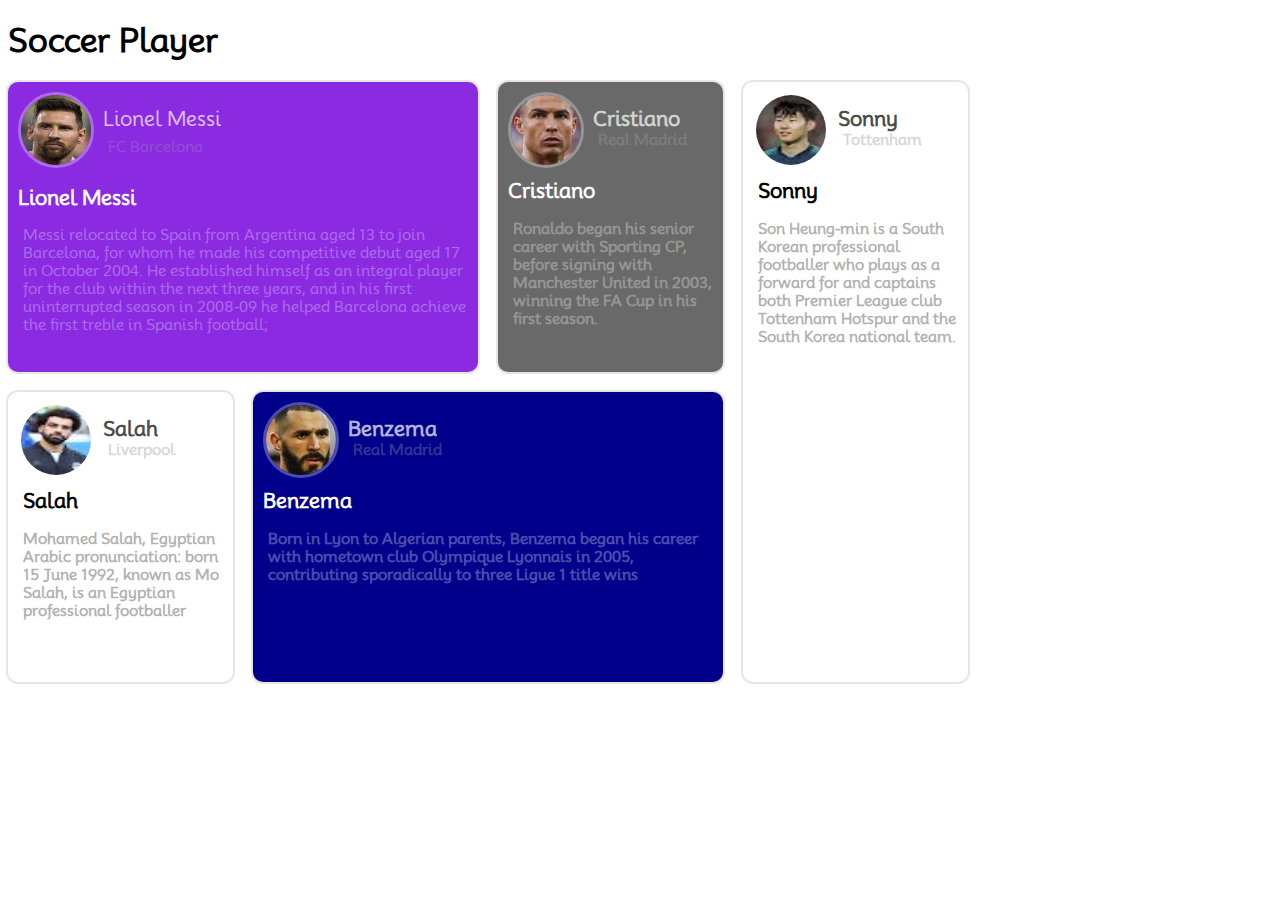
<file: 3week/index.html>
<!DOCTYPE html>
<html lang="en">
<head>
    <meta charset="UTF-8">
    <meta name="viewport" content="width=device-width, initial-scale=1.0">
    <title>grid</title>
    <link rel="preconnect" href="https://fonts.googleapis.com">
    <link rel="preconnect" href="https://fonts.gstatic.com" crossorigin>
    <link href="https://fonts.googleapis.com/css2?family=Mooli&display=swap" rel="stylesheet">  
    <link rel="stylesheet" href="styles.css">
</head>
<body>
    <h1>Soccer Player</h1>
    <div class="container">
        <div class="item">
            <div>
                <img src="messi.webp" alt="">
                <div class="player-details">
                    <p class="white">Lionel Messi</p>
                    <p class="white2">FC Barcelona</p>
                </div>
            </div>
            <div class="introduction">
                <h2 class="namew">Lionel Messi</h2>
                <p class="mainw">
                    Messi relocated to Spain from Argentina aged 13 to join Barcelona, for whom he made his competitive debut aged 17 in October 2004. He established himself as an integral player for the club within the next three years, and in his first uninterrupted season in 2008-09 he helped Barcelona achieve the first treble in Spanish football;
                </p>
            </div>
        </div>
        <div class="item">
            <img src="cristiano.jpeg" alt="">
            <h1 class="white">Cristiano</h1>
            <h2 class="white2">Real Madrid</h2>
            <h2 class="namew">Cristiano</h2>
            <h3 class="mainw">
                Ronaldo began his senior career with Sporting CP, before signing with
                Manchester United in 2003, winning the FA Cup in his first season.
            </h3>
        </div>
        <div class="item">
            <img src="son.jpeg" alt="">
            <h1 class="black">Sonny</h1>
            <h2 class="black2">Tottenham</h2>
            <h2 class="nameb">Sonny</h2>
            <h3 class="mainb">
                Son Heung-min is a
                South Korean professional footballer who plays as a forward for and captains both
                Premier League club
                Tottenham Hotspur and the South Korea national team.
            </h3>
        </div>
        <div class="item">
            <img src="salah.jpeg" alt="">
            <h1 class="black">Salah</h1>
            <h2 class="black2">Liverpool</h2>
            <h2 class="nameb">Salah</h2>
            <h3 class="mainb">
                Mohamed Salah, Egyptian Arabic pronunciation: born 15
                June 1992, known as
                Mo Salah, is an
                Egyptian professional footballer
            </h3>
        </div>
        <div class="item">
            <img src="benzema.jpeg" alt="">
            <h1 class="white">Benzema</h1>
            <h2 class="white2">Real Madrid</h2>
            <h2 class="namew">Benzema</h2>
            <h3 class="mainw">
                Born in Lyon to Algerian parents, Benzema began his career with hometown club Olympique Lyonnais in 2005, contributing sporadically to three Ligue 1 title wins
            </h3>
        </div>
    </div>
</body>
</html>
</file>
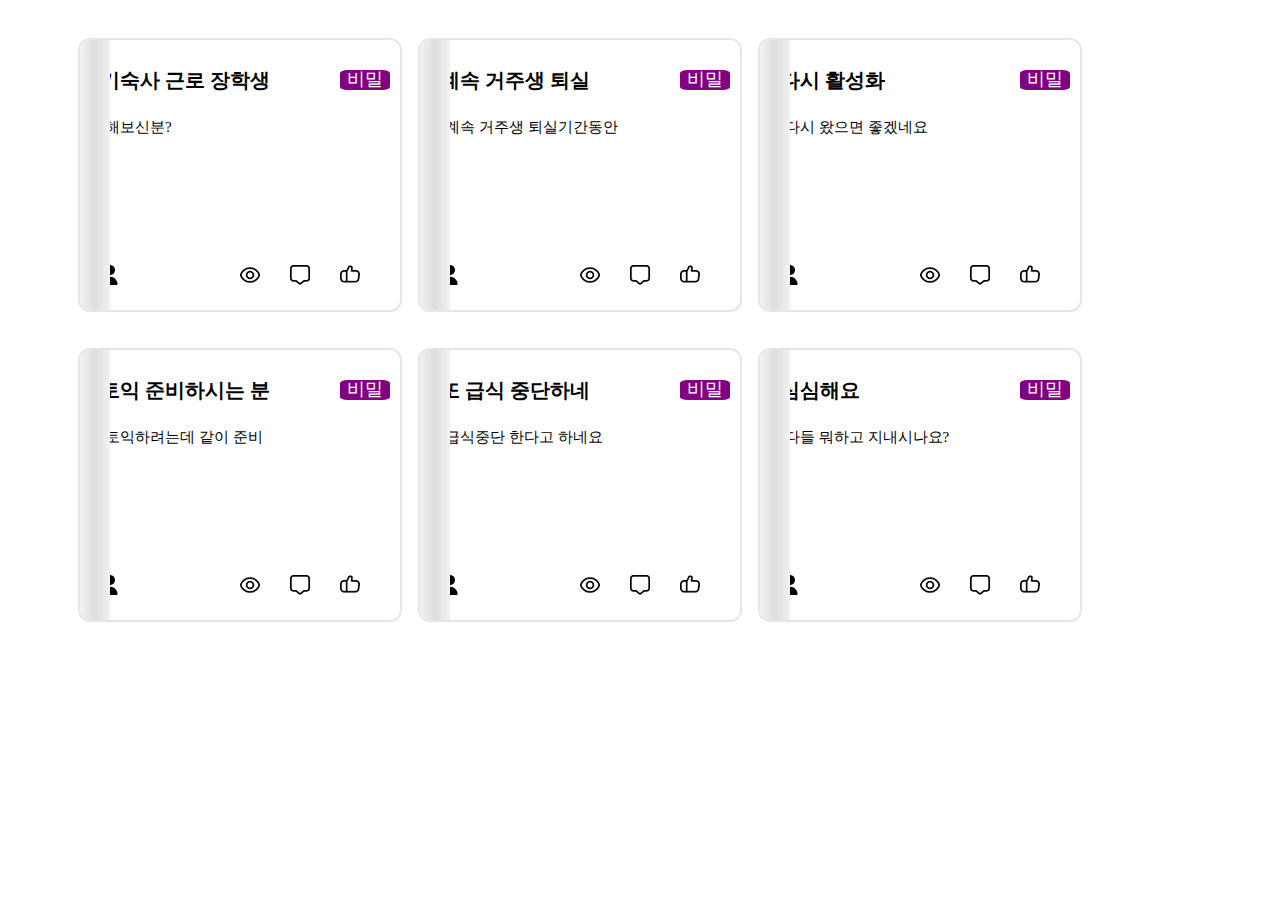
<file: 4week/index.html>
<!DOCTYPE html>
<html lang="en">
<head>
    <meta charset="UTF-8">
    <meta name="viewport" content="width=device-width, initial-scale=1.0">
    <title>Document</title>
    <link rel="preconnect" href="https://fonts.googleapis.com">
    <link rel="preconnect" href="https://fonts.gstatic.com" crossorigin>
    <link href="https://fonts.googleapis.com/css2?family=Mooli&display=swap" rel="stylesheet">
    <link rel="stylesheet" href="styles.css">
</head>
<body>
    <div class="container">
        <div class="item">
            <div class="top">
                <h2>기숙사 근로 장학생</h2> 
                <p class="topmain">비밀</p> 
            </div>
            <div class="mid"> 
                <p>해보신분?</p>
            </div>
            <div class="low">
                <img class="user" src="user.png" alt="">
                <img class="eye" src="eye.png" alt="">
                <img class="talk" src="talk.png" alt="">
                <img class="up" src="up.png" alt="">
            </div>
        </div>
        <div class="item">
            <div class="top">
                <h2>계속 거주생 퇴실</h2>
                <p class="topmain">비밀</p>
            </div>    
            <div class="mid"> 
                <p>계속 거주생 퇴실기간동안</p>
            </div> 
            <div class="low">
                <img class="user" src="user.png" alt="">
                <img class="eye" src="eye.png" alt="">
                <img class="talk" src="talk.png" alt="">
                <img class="up" src="up.png" alt="">
            </div>     
        </div>
        <div class="item">
            <div class="top">
                <h2>다시 활성화</h2>
                <p class="topmain">비밀</p>
            </div>
            <div class="mid">
                <p>다시 왔으면 좋겠네요</p>
            </div>
            <div class="low">
                <img class="user" src="user.png" alt="">
                <img class="eye" src="eye.png" alt="">
                <img class="talk" src="talk.png" alt="">
                <img class="up" src="up.png" alt="">
            </div>
        </div>
        <div class="item">
            <div class="top">
                <h2>토익 준비하시는 분</h2>
                <p class="topmain">비밀</p>
            </div>
            <div class="mid">
                <p>토익하려는데 같이 준비</p>
            </div>
            <div class="low">
                <img class="user" src="user.png" alt="">
                <img class="eye" src="eye.png" alt="">
                <img class="talk" src="talk.png" alt="">
                <img class="up" src="up.png" alt="">
            </div>
        </div>
        <div class="item">
            <div class="top">
                <h2>또 급식 중단하네</h2>
                <p class="topmain">비밀</p>
            </div>
            <div class="mid">
                <p>급식중단 한다고 하네요</p>
            </div>
            <div class="low">
                <img class="user" src="user.png" alt="">
                <img class="eye" src="eye.png" alt="">
                <img class="talk" src="talk.png" alt="">
                <img class="up" src="up.png" alt="">
            </div>
        </div>
        <div class="item">
            <div class="top">
                <h2>심심해요</h2>
                <p class="topmain">비밀</p>
            </div>
            <div class="mid">
                <p>다들 뭐하고 지내시나요?</p>
            </div>
            <div class="low">
                <img class="user" src="user.png" alt="">
                <img class="eye" src="eye.png" alt="">
                <img class="talk" src="talk.png" alt="">
                <img class="up" src="up.png" alt="">
            </div>
        </div>
    </div>        
</body>
</html>
</file>
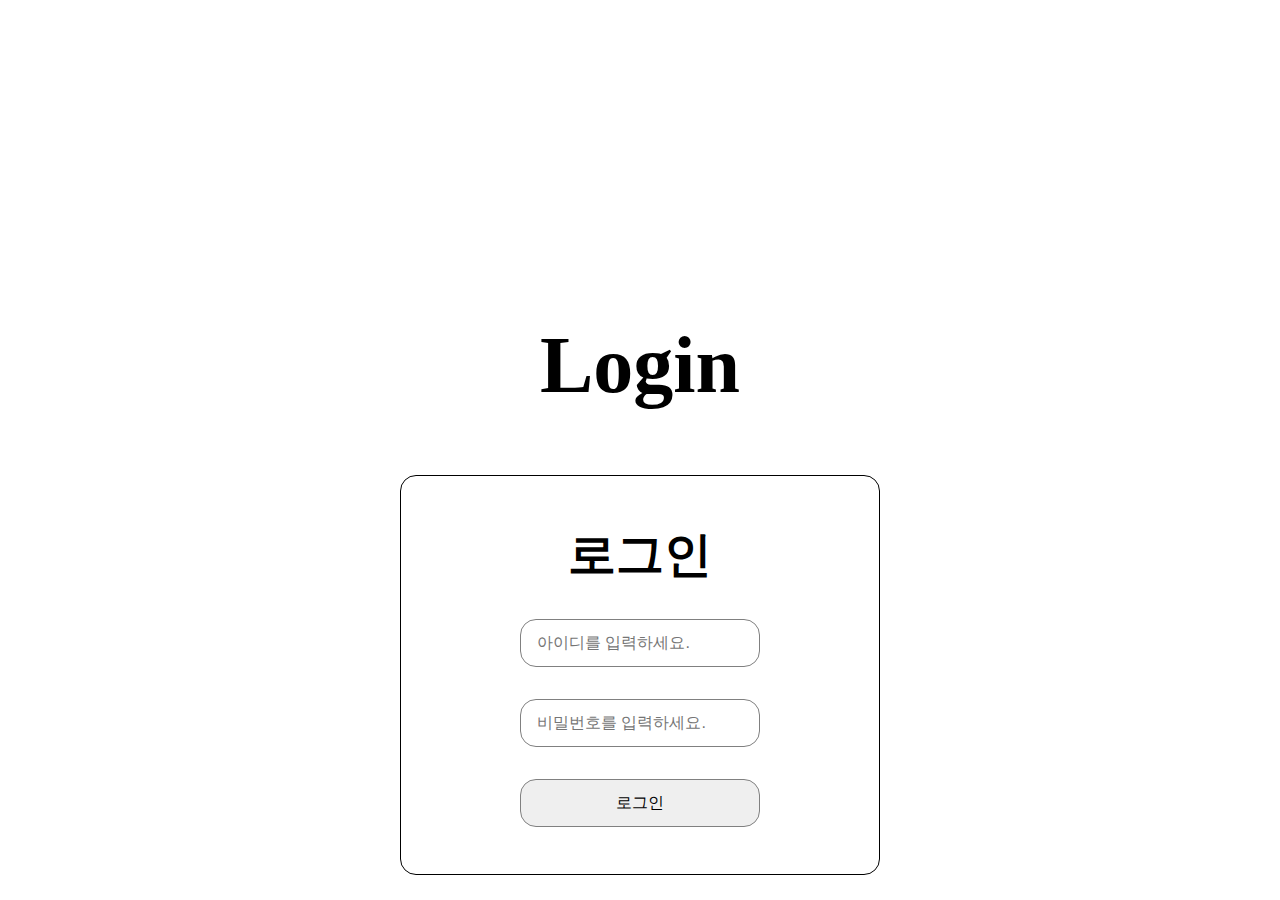
<file: htmlcssjs/jjinlogin/index.html>
<!DOCTYPE html>
<html lang="ko">
<head>
    <meta charset="UTF-8">
    <meta name="viewport" content="width=device-width, initial-scale=1.0">
    <title>Document</title>
    <link rel="stylesheet" href="styles.css">
</head>
<body>
    <header>
        <h1 class="top-name">Login</h1>
    </header>
    <main>
        <form name="loginForm" id="loginForm">
            <h3 class="main-name">로그인</h3>
            <input type="text" name="아이디" id="id" placeholder="아이디를 입력하세요.">
            <input type="password" name="비밀번호" id="password" placeholder="비밀번호를 입력하세요.">
            <button type="submit" class="login-button">로그인</button>
        </form>
    </main>
</body>
</html>
</file>
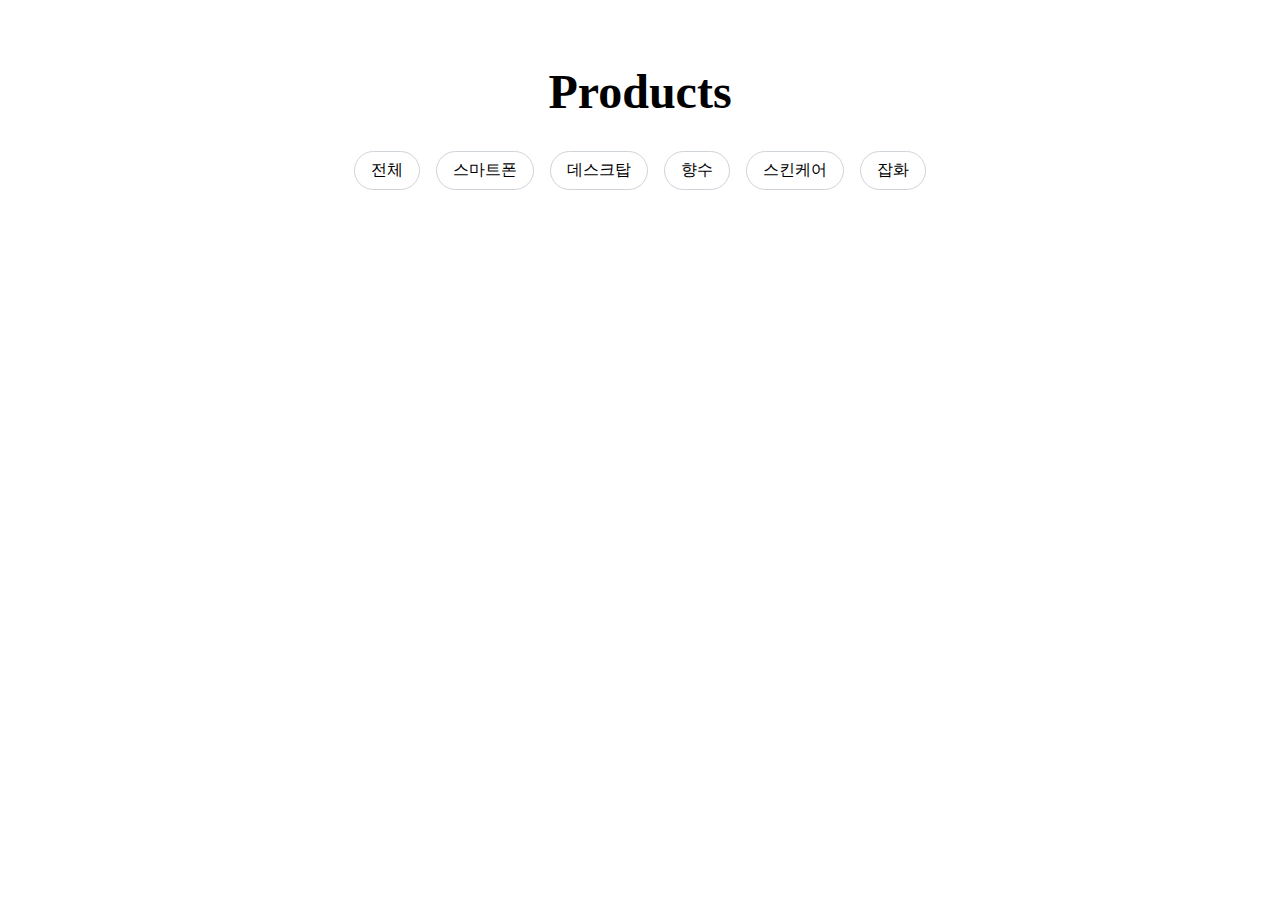
<file: htmlcssjs/products/index.html>
<!DOCTYPE html>
<html lang="en">
<head>
    <meta charset="UTF-8">
    <meta name="viewport" content="width=device-width, initial-scale=1.0">
    <title>Document</title>
        <link rel="stylesheet" href="styles.css">
        <link rel="stylesheet" href="./font/Pretendard-1.3.9/web/static/pretendard.css">
</head>
<body>
    <header>
        <h1 class="main-name">Products</h1>
        <nav class="main-nav">
            <ul class="main-list">
                <li data-category="all">전체</li>
                <li data-category="smartphones">스마트폰</li>
                <li data-category="laptops">데스크탑</li>
                <li data-category="fragrances">향수</li>
                <li data-category="skincare">스킨케어</li>
                <li data-category="groceries">잡화</li>
            </ul>
        </nav>
    </header>
    <main>
        <ul class="product-list">
            <li>
                <div class="product-element__header">
                    <img src="./img/iphone1.jpeg" alt="">
                </div>
                <div class="product-element__body">
                    <h3>아이폰9</h3>
                    <p>재고:10</p>
                    <p>가격:1,000$</p>
                </div>
            </li>
            <li>
                <div class="product-element__header">
                    <img src="./img/iphone1.jpeg" alt="">
                </div>
                <div class="product-element__body">
                    <h3>아이폰9</h3>
                    <p>재고:10</p>
                    <p>가격:1,000$</p>
                </div>
            </li>
            <li>
                <div class="product-element__header">
                    <img src="./img/iphone1.jpeg" alt="">
                </div>
                <div class="product-element__body">
                    <h3>아이폰9</h3>
                    <p>재고:10</p>
                    <p>가격:1,000$</p>
                </div>
            </li>
            <li>
                <div class="product-element__header">
                    <img src="./img/iphone1.jpeg" alt="">
                </div>
                <div class="product-element__body">
                    <h3>아이폰9</h3>
                    <p>재고:10</p>
                    <p>가격:1,000$</p>
                </div>
            </li>
            <li>
                <div class="product-element__header">
                    <img src="./img/iphone1.jpeg" alt="">
                </div>
                <div class="product-element__body">
                    <h3>아이폰9</h3>
                    <p>재고:10</p>
                    <p>가격:1,000$</p>
                </div>
            </li>
        </ul>
    </main>
    <script src="./index.js"></script>
</body>
</html>
</file>
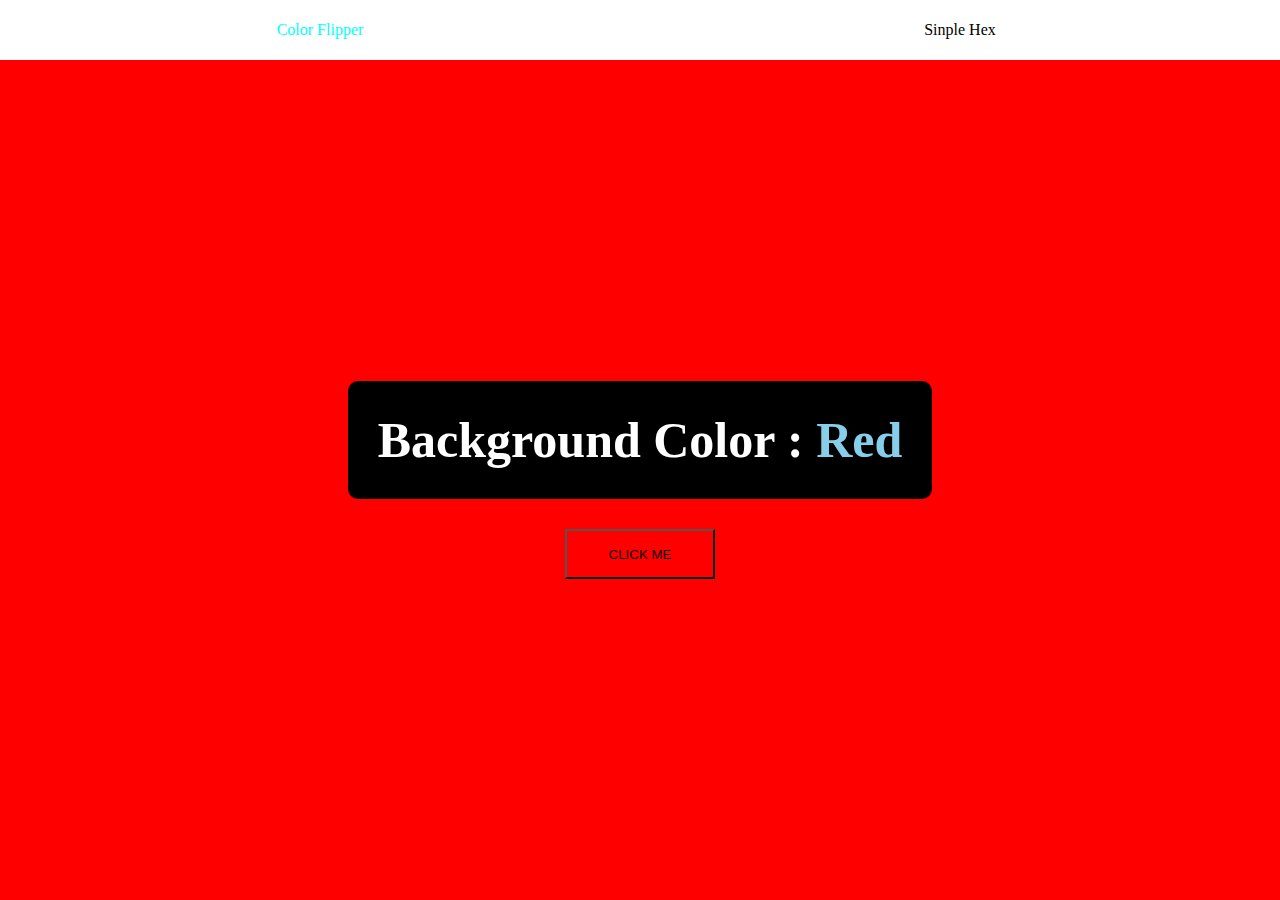
<file: 8week/colorChange.html>
<!DOCTYPE html>
<html lang="en">
<head>
    <meta charset="UTF-8">
    <meta name="viewport" content="width=device-width, initial-scale=1.0">
    <title>Document</title>
    <link rel="stylesheet" href="colorChange.css">
</head>
<body>
    <header>
        <ul class="header">
            <li class="topmenu on">Color Flipper</li>
            <li class="topmenu">Sinple Hex</li>
        </ul>
    </header>
    <main class="main">
        <h3 class="center">Background Color : <span>Red</span></h3>
        <button type="button" id="colorChangeButton">CLICK ME</button>
    </main>
    <script src="colorChange.js"></script>
</body>
</html>
</file>
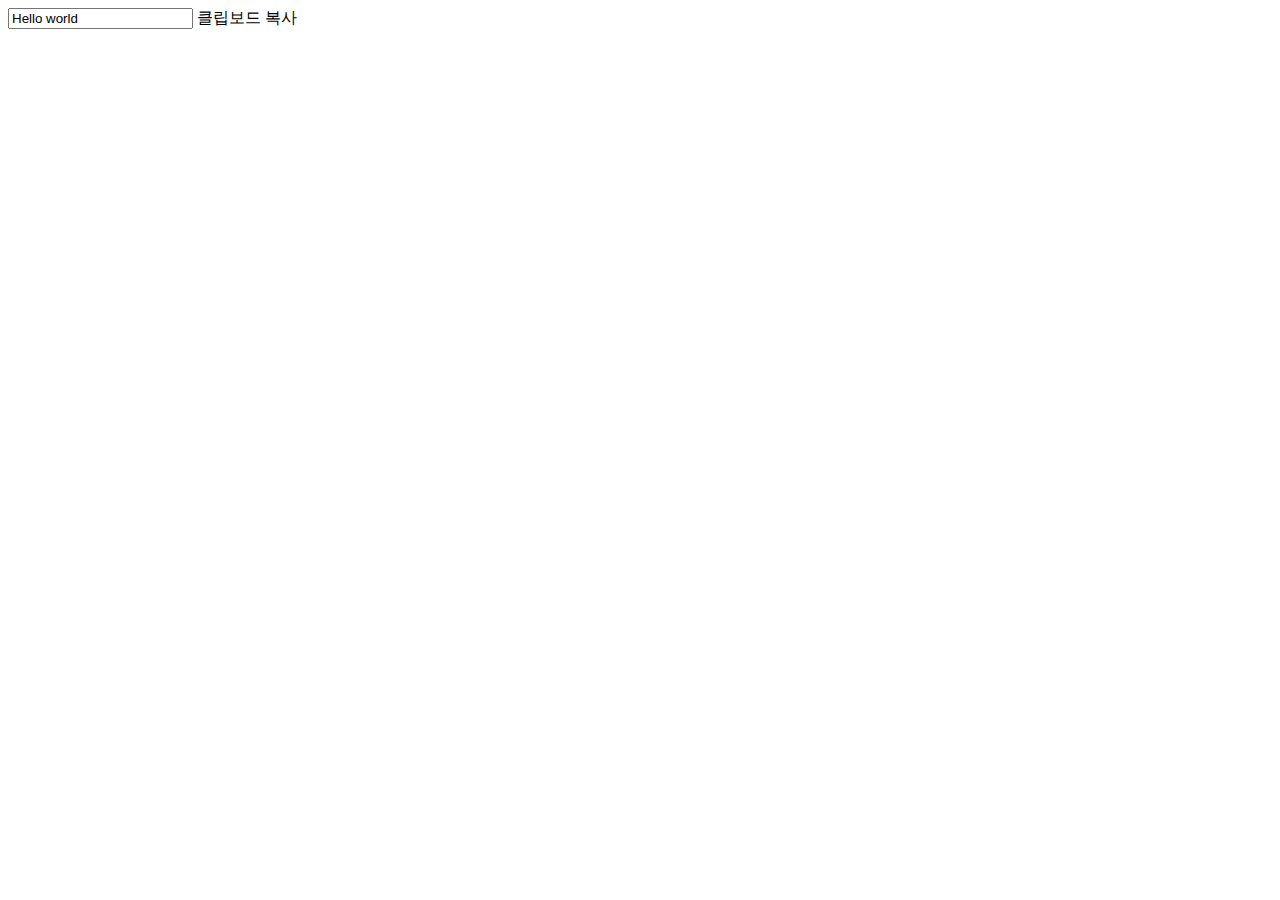
<file: htmlcssjs/10week.html>
<!DOCTYPE html>
<html lang="en">
<head>
  <meta charset="UTF-8">
  <meta name="viewport" content="width=device-width, initial-scale=1.0">
  <title>Document</title>
</head>
<style>
  .clipboard {
    position: relative;
  }

  .balloon {
    position: absolute;
    display: flex;
    justify-content: center;
    align-items: center;
    flex-direction: column;
    width: 100px;
    height: 100px;
    border-radius: 15px;
    background-color: purple;
    color: #fff;
    top: 40px;
  }

  .balloon.hidden {
    display: none;
  }

  .balloon::before {
    content: '';
    position: absolute;
    top: -20px;
    left: 50%;
    transform: translateX(-50%);
    width: 0;
    height: 0;
    border-bottom: 10px solid purple;
    border-top: 10px solid transparent;
    border-left: 10px solid transparent;
    border-right: 10px solid transparent;
  }
</style>
<body>
  <div class="clipboard">
    <input type="text" id="cutEvent" placeholder="클립보드에 잘라내기 해보세요" value="Hello world">
    <span class="clipboard-text">클립보드 복사</span>
    <div class="balloon hidden">클립보드에 <span></span> 되셨습니다.</div>
  </div>
  <script>
    const cutEvent = document.getElementById('cutEvent');
    const copy = document.querySelector('.clipboard-text');
    const balloon = document.querySelector('.balloon span');
    const allBalloon = document.querySelector('.balloon');

    cutEvent.addEventListener('cut' , function(event) {
        // balloon html 태그 span안에 있는 텍스트를 잘라내기로 바꿔줘야겠다.
				// balloon이 css가 hidden이라서 안보이네? => 보여줘야지
        balloon.innerText = '어쩌구 저쩌구'
        allBalloon.classList.remove('hidden');

				setTimeout(function () {
					allBalloon.classList.add('hidden');
				}, 2000);
    })
    copy.addEventListener('copy' , function(event) {

    });
    
  </script>
</body>
</html>
</file>
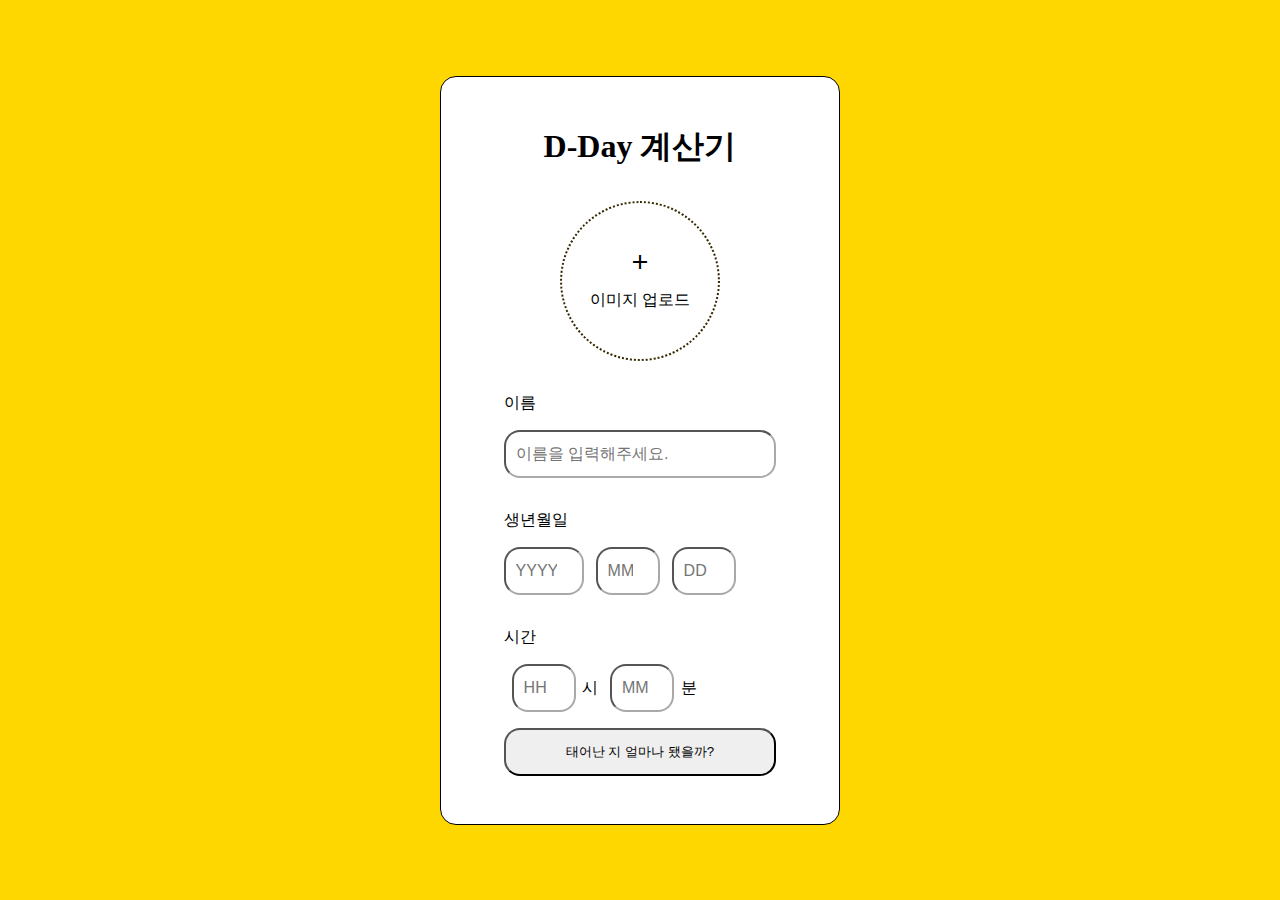
<file: htmlcssjs/age.html>
<!DOCTYPE html>
<html lang="en">
<head>
    <meta charset="UTF-8">
    <meta name="viewport" content="width=device-width, initial-scale=1.0">
    <title>Document</title>
    <link rel="preconnect" href="https://fonts.googleapis.com">
    <link rel="preconnect" href="https://fonts.gstatic.com" crossorigin>
    <link href="https://fonts.googleapis.com/css2?family=Noto+Sans+KR:wght@500&display=swap" rel="stylesheet">
    <link rel="stylesheet" href="https://fonts.googleapis.com/css2?family=Material+Symbols+Outlined:opsz,wght,FILL,GRAD@20..48,100..700,0..1,-50..200">
    <link rel="stylesheet" href="age.css">
</head>
<style>
  .material-symbols-outlined {
    font-variation-settings:
    'FILL' 0,
    'wght' 400,
    'GRAD' 0,
    'opsz' 24
  }
</style>
<body>
    <main>
      <div class="dday-form">
        <h1 id="mainName">D-Day 계산기</h1>
        <form action="" name="dday-form">
          <fieldset class="box-line">
            <input type="file" accept="image/*" id="imageUploader">
            <div class="image-upload-box">
              <span class="material-symbols-outlined icon-add">add</span>
              <p>이미지 업로드</p>
            </div>
          </fieldset>
          <fieldset class="box-line">
            <legend class="capter-name">이름</legend>
            <input type="text" placeholder="이름을 입력해주세요." id="name" class="input-box">
          </fieldset>
          <fieldset class="box-line">
            <legend class="capter-name">생년월일</legend>
            <input type="number" placeholder="YYYY" min="1900" max="2024" id="year" class="input-box">
            <input type="number" placeholder="MM" min="1" max="12" id="month" class="input-box">
            <input type="number" placeholder="DD" min="1" max="31" id="day" class="input-box">
          </fieldset>
          <fieldset class="box-line">
            <legend class="capter-name">시간</legend>
            <input type="number" placeholder="HH" min="1" max="24" id="hour" class="input-box">시
            <input type="number" placeholder="MM" min="0" max="59" id="minute" class="input-box">분
          </fieldset>
          <button type="submit" class="submit-button">태어난 지 얼마나 됐을까?</button>
        </form>
      </div>
      <div class="profile-info hide">
        <div class="profile-info__image">
          <img src="wallpaper-image.jpeg" alt="">
        </div>
        <div>
          <div class="profile-detail">
            <h2>이형진</h2>
            <div class="profile-detail-date">
              <p class="birthday">1996.10.13</p>
              <p class="birth-time">12시 35분</p>
            </div> 
          </div>
          <div>
            <p class="introduction">당신이 살아온 시간은?</p>
            <ul class="profile-date-list">
              <li class="time-element year-time"></li>
              <li class="time-element month-time"></li>
              <li class="time-element day-time"></li>
              <li class="time-element hour-time"></li>
              <li class="time-element minute-time"></li>
            </ul>
          </div>
        </div>
      </div>
    </main>
    <script src="age.js"></script>
</body>
</html>
</file>
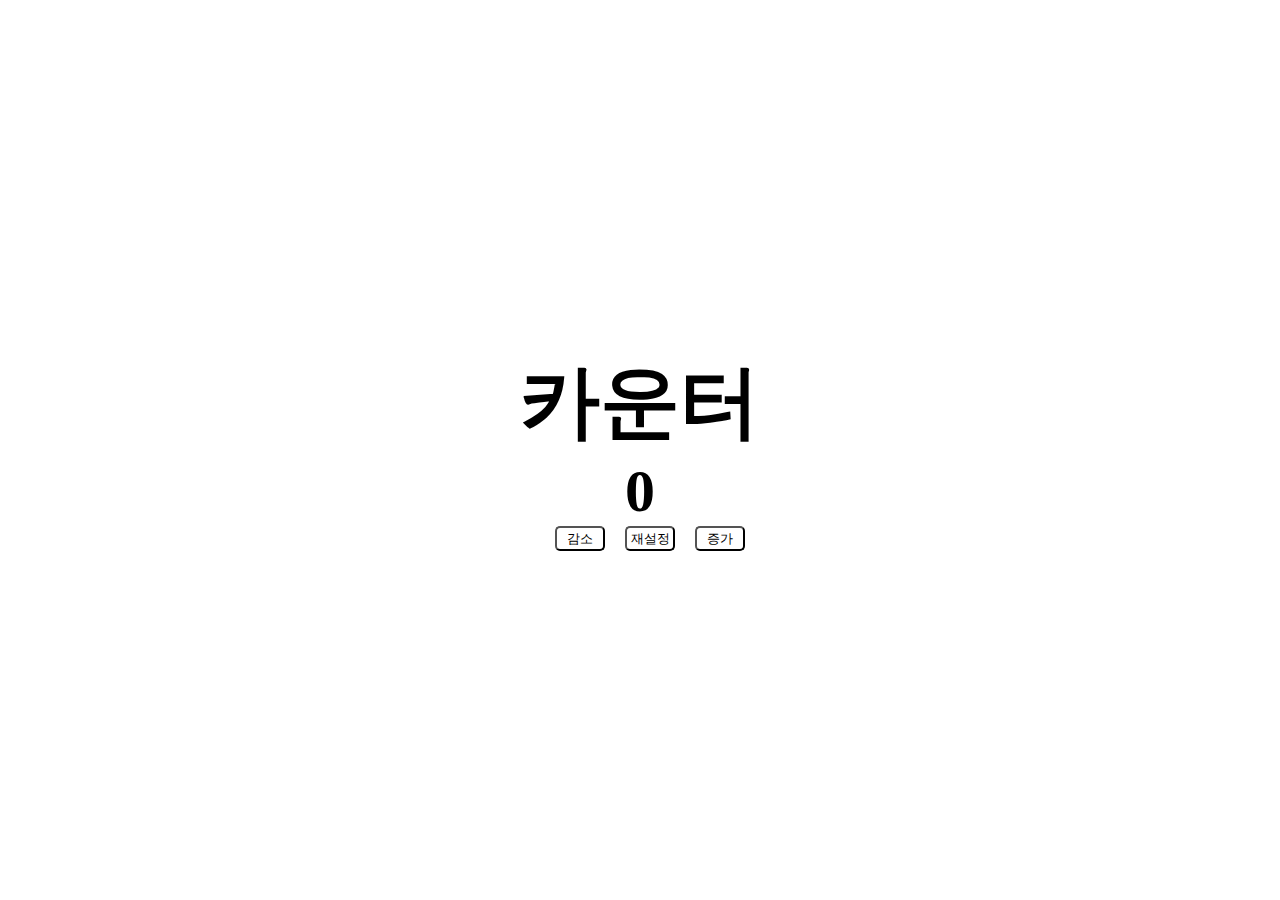
<file: htmlcssjs/homeweek.html>
<!DOCTYPE html>
<html lang="en">
<head>
  <meta charset="UTF-8">
  <meta name="viewport" content="width=device-width, initial-scale=1.0">
  <title>Document</title>
  <link rel="stylesheet" href="homeweek.css">
</head>
<body>
  <main>
    <h1 class="header-name">카운터</h1>
    <article>
      <h3 class="main-num">0</h3>
      <div class='set'>
        <button type="button" class="minus">감소</button>
        <button type="button" class="reset">재설정</button>
        <button type="button" class="plus">증가</button>
      </div>
    </article>
  </main>
  <script src="homeweek.js"></script>
</body>
</html>
</file>
<file: 3week/styles.css>
* {
    font-family: 'Mooli', sans-serif;
}

.container {
    display: grid;
    width: 960px;
    height: 600px;
    grid-template-columns: repeat(4, 1fr);
    grid-template-rows: repeat(2, 1fr);
    gap: 20px;
}
.item {
    background-color: purple;
    border-radius: 10px;
    box-shadow: 0px 0px 0px 2px rgb(234, 229, 229);
}

.item:nth-child(1) {
    background-color: blueviolet;
    grid-column: 1 / 3;
    grid-row: 1 / 2;
}

.item:nth-child(2) {
    background-color: dimgray;
    grid-column: 3 / 4;
    grid-row: 1 / 2;
}

.item:nth-child(3) {
    background-color: white;
    grid-column: 4 / 5;
    grid-row: 1 / 3;
}

.item:nth-child(4) {
    background-color: white;
    grid-column: 1 / 2;
    grid-row: 2 / 3;
}

.item:nth-child(5) {
    background-color: darkblue;
    grid-column: 2 / 4;
    grid-row: 2 / 3;
}

img {
    width: 70px;
    height: 70px;
    margin: 10px;
    border-radius: 50%;
    border: 3px solid rgba(255, 255, 255, 0.3);
}

.white {
    font-size: 20px;
    color: white;
    margin-left: 95px;
    margin-top: -75px;
    opacity: 0.7;
}

.black {
    font-size: 20px;
    color: black;
    margin-left: 95px;
    margin-top: -75px;
    opacity: 0.7;
}

.white2 {
    font-size: 15px;
    color: darkgray;
    margin-left: 100px;
    margin-top: -13px;
    opacity: 0.3;
}

.black2 {
    font-size: 15px;
    color: gray;
    margin-left: 100px;
    margin-top: -13px;
    opacity: 0.3;
}

.namew {
    font-size: 20px;
    color: white;
    margin-left: 10px;
    margin-top: 30px;
}

.nameb {
    font-size: 20px;
    color: black;
    margin-left: 15px;
    margin-top: 30px;
}

.mainw {
    font-size: 15px;
    color: white;
    margin-left: 15px;
    margin-right: 10px;
    opacity: 0.3;
}

.mainb {
    font-size: 15px;
    color: black;
    margin-left: 15px;
    margin-right: 10px;
    opacity: 0.3;
}
</file>
<file: htmlcssjs/jjinlogin/styles.css>
@charset "utf-8";

* {
  box-sizing: border-box;
  margin: 0;
  padding: 0;
}


header {
  display: flex;
  align-items: center;
  justify-content: center;
  margin-top: 20rem;
}

main {
  display: flex;
  align-items: center;
  justify-content: center;
}



#loginForm {
  display: flex;
  flex-direction: column;
  align-items: center;
  justify-content: center;
  gap: 2rem;
  width: 30rem;
  height: 25rem;
  margin-top: 4rem;
  border: 1px solid black;
  border-radius: 1rem;
}

.top-name {
  font-size: 5rem;
}

.main-name {
  font-size: 3rem;
}

input {
  height: 3rem;
  width: 15rem;
  border-radius: 1rem;
  font-size: 1rem;
  padding: 1rem;
  border: 1px solid gray;
}

.login-button {
  height: 3rem;
  width: 15rem;
  font-size: 1rem;
  border-radius: 1rem;
  border: 1px solid gray;
}
</file>
<file: htmlcssjs/products/styles.css>
@charset "utf-8";

* {
    box-sizing: border-box;
    margin: 0;
    padding: 0;
}

:root {
	--main-bg-color: #f8f9fa;
	--main-text-color: #333;
	--main-border-color: #ced4da;
	--sub-color: #495057;
	--sub-text-color: #fff;
	--sub-border-color: #2481dd;
}

header {
    display: flex;
    justify-content: center;
    align-items: center;
    flex-direction: column;
    padding: 4rem 0;
    gap: 2rem;
}

.main-name {
    font-size: 3rem;
    font-weight: 700;
}

.main-list {
    text-align: center;
    display: flex;
    gap: 1rem;
}

.main-list li {
    list-style: none;
    border: 1px solid var(--main-border-color);
    padding: 0.5rem 1rem;
    border-radius: 1.5rem;
    cursor: pointer;
}

.main-list li:hover {
    background-color: var(--sub-color);
    color: var(--sub-text-color);
    transition: .5s;
}

main {
    width: 80%;
    margin: 0 auto;
}

.product-list {
    display: flex;
    flex-wrap: wrap;
    gap: 2rem;
    list-style: none;
}

.product-list li {
    position: relative;
    width: 15rem;
    height: 15rem;
    border: 1px solid #495057;
    border-radius: 1rem;
    overflow: hidden;
}

.product-element__body {
    position: absolute;
    width: 100%;
    height: 100%;
    top: 0;
    left: 0;
    background-color: rgba(0, 0, 0, .5);
    display: flex;
    flex-direction: column;
    justify-content: center;
    align-items: center;
    color: #fff;
    opacity: 0;
}

.product-element__body:hover {
    opacity: 1;
    transition: 1s;
}

.product-element__body h3 {
    font-size: 2.4rem;
    margin-bottom: 1rem;
}

.product-element__body p {
    font-size: 1.2rem;
    margin-bottom: .5rem;
}
</file>
<file: htmlcssjs/products/font/Pretendard-1.3.9/web/static/pretendard.css>
/*
Copyright (c) 2021 Kil Hyung-jin, with Reserved Font Name Pretendard.
https://github.com/orioncactus/pretendard

This Font Software is licensed under the SIL Open Font License, Version 1.1.
This license is copied below, and is also available with a FAQ at:
http://scripts.sil.org/OFL
*/

@font-face {
	font-family: 'Pretendard';
	font-weight: 900;
	font-display: swap;
	src: local('Pretendard Black'), url(./woff2/Pretendard-Black.woff2) format('woff2'), url(./woff/Pretendard-Black.woff) format('woff');
}

@font-face {
	font-family: 'Pretendard';
	font-weight: 800;
	font-display: swap;
	src: local('Pretendard ExtraBold'), url(./woff2/Pretendard-ExtraBold.woff2) format('woff2'), url(./woff/Pretendard-ExtraBold.woff) format('woff');
}

@font-face {
	font-family: 'Pretendard';
	font-weight: 700;
	font-display: swap;
	src: local('Pretendard Bold'), url(./woff2/Pretendard-Bold.woff2) format('woff2'), url(./woff/Pretendard-Bold.woff) format('woff');
}

@font-face {
	font-family: 'Pretendard';
	font-weight: 600;
	font-display: swap;
	src: local('Pretendard SemiBold'), url(./woff2/Pretendard-SemiBold.woff2) format('woff2'), url(./woff/Pretendard-SemiBold.woff) format('woff');
}

@font-face {
	font-family: 'Pretendard';
	font-weight: 500;
	font-display: swap;
	src: local('Pretendard Medium'), url(./woff2/Pretendard-Medium.woff2) format('woff2'), url(./woff/Pretendard-Medium.woff) format('woff');
}

@font-face {
	font-family: 'Pretendard';
	font-weight: 400;
	font-display: swap;
	src: local('Pretendard Regular'), url(./woff2/Pretendard-Regular.woff2) format('woff2'), url(./woff/Pretendard-Regular.woff) format('woff');
}

@font-face {
	font-family: 'Pretendard';
	font-weight: 300;
	font-display: swap;
	src: local('Pretendard Light'), url(./woff2/Pretendard-Light.woff2) format('woff2'), url(./woff/Pretendard-Light.woff) format('woff');
}

@font-face {
	font-family: 'Pretendard';
	font-weight: 200;
	font-display: swap;
	src: local('Pretendard ExtraLight'), url(./woff2/Pretendard-ExtraLight.woff2) format('woff2'), url(./woff/Pretendard-ExtraLight.woff) format('woff');
}

@font-face {
	font-family: 'Pretendard';
	font-weight: 100;
	font-display: swap;
	src: local('Pretendard Thin'), url(./woff2/Pretendard-Thin.woff2) format('woff2'), url(./woff/Pretendard-Thin.woff) format('woff');
}
</file>
<file: 8week/colorChange.css>
@charset "utf-8";

* {
    box-sizing: border-box;
    margin: 0;
    padding: 0;
}

.header {
    display: flex;
    height: 60px;
    background-color: white;
    list-style: none;
}

.topmenu {
    width: 50%;
    text-align: center;
    line-height: 60px;
    display: flex;
    align-items: center;
    justify-content: center;
}

.topmenu.on {
    color: aqua;
}

.main {
    background-color: red;
    height: calc(100vh - 60px);
    display: flex;
    flex-direction: column;
    align-items: center;
    justify-content: center;
}

.center {
    background-color: black;
    color: white;
    border-radius: 10px;
    font-size: 50px;
    padding: 30px;
}

.center span {
    color: skyblue;
}

#colorChangeButton {
    width: 150px;
    height: 50px;
    background-color: transparent;
    margin-top: 30px;
}
</file>
<file: htmlcssjs/age.css>
@charset "utf-8";

* {
    box-sizing: border-box;
    margin: 0;
    padding: 0;
}

body {
    display: flex;
    height: 100vh;
    align-items: center;
    justify-content: center;
    background-color: gold;
}

.dday-form {
    display: flex;
    flex-direction: column;
    width: 25rem;
    background-color: white;
    border-radius: 1rem;
    align-items: center;
    border: 0.1rem solid;
    padding: 3rem;
}

.hide {
    display: none !important;
}

#mainName {
    padding: 0;
}

.box-line {
    border: none;
    margin-top: 2rem;
}

.box-line:first-child {
    display: flex;
    justify-content: center;
}

#imageUploader {
    display: none;
}

.image-upload-box {
    width: 10rem;
    height: 10rem;
    border: 2px dotted rgb(53, 41, 2);
    border-radius: 50%;
    display: flex;
    flex-direction: column;
    justify-content: center;
    align-items: center;
    cursor: pointer;
    gap: 1rem;
    opacity: 1;
    overflow: hidden;
}

.image-upload-box img {
    width: 100%;
    object-fit: cover;
}

.input-box {
    border-radius: 1rem;
    border-color: darkgray;
    margin-top: 1rem;
    width: 100%;
    height: 3rem;
    font-size: 1rem;
    padding: .3rem .6rem;
}

#year {
    width: 5rem;
}

#month, #day, #hour, #minute {
    width: 4rem;
    margin-left: 0.5rem;
}

#hour, #minute {
    margin-right: .4rem;
}

.capter-name {
    font-size: 1rem;
}

.submit-button {
    margin-top: 1rem;
    border-radius: 1rem;
    width: 17rem;  
    height: 3rem; 
}

.profile-info {
    display: flex;
    gap: 2rem;
    padding: 4rem;
}

.profile-info__image {
    width: 100%;
    aspect-ratio: 16 / 10;
    overflow: hidden;
}

.profile-info__image img {
    width: 100%;
    object-fit: cover;
}

.profile-detail h2 {
    font-size: 2rem;
    margin-bottom: 1rem;
}

.profile-detail-date {
    font-size: 1.5rem;
    margin-bottom: 5rem;
}

.introduction {
    font-weight: bold;
    color: tomato;
    font-size: 1.5rem;
    margin-bottom: 1rem;
}

.profile-date-list {
    display: flex;
    gap: 1rem;
}

.time-element {
    width: 4rem;
    height: 4rem;
    display: flex;
    justify-content: center;
    align-items: center;
    font-size: 1.5rem;
    background-color:rgb(53, 41, 2);
    color: rgb(252, 203, 2);
}
</file>
<file: htmlcssjs/homeweek.css>
@charset "utf-8";

* {
    box-sizing: border-box;
    margin: 0;
    padding: 0;
}

main {
    display: flex;
    flex-direction: column;
    align-items: center;
    justify-content: center;
    height: 100vh;
}

.header-name {
    font-size: 80px;
    text-align: center;
}

article h3 {
    font-size: 60px;
    text-align: center;
}

article .set {
    display: flex;
    list-style: none;
    align-items: center;
    justify-content: center;
}

.set button {
    margin-left: 20px;
    width: 50px;
    height: 25px;
    background-color: transparent;
    border-radius: 5px;
}
</file>
<file: 4week/styles.css>
/* http://meyerweb.com/eric/tools/css/reset/ 
   v2.0 | 20110126
   License: none (public domain)
*/

html, body, div, span, applet, object, iframe,
h1, h2, h3, h4, h5, h6, p, blockquote, pre,
a, abbr, acronym, address, big, cite, code,
del, dfn, em, img, ins, kbd, q, s, samp,
small, strike, strong, sub, sup, tt, var,
b, u, i, center,
dl, dt, dd, ol, ul, li,
fieldset, form, label, legend,
table, caption, tbody, tfoot, thead, tr, th, td,
article, aside, canvas, details, embed, 
figure, figcaption, footer, header, hgroup, 
menu, nav, output, ruby, section, summary,
time, mark, audio, video {
	margin: 0;
	padding: 0;
	border: 0;
	font-size: 100%;
	font: inherit;
	vertical-align: baseline;
}
/* HTML5 display-role reset for older browsers */
article, aside, details, figcaption, figure, 
footer, header, hgroup, menu, nav, section {
	display: block;
}
body {
	line-height: 1;
}
ol, ul {
	list-style: none;
}
blockquote, q {
	quotes: none;
}
blockquote:before, blockquote:after,
q:before, q:after {
	content: '';
	content: none;
}
table {
	border-collapse: collapse;
	border-spacing: 0;
}

* {
    font-family: 'Mooli', sans-serif;
}

@keyframes loading {
    0% {
      transform: translateX(0);
    }
    50%,
    100% {
      transform: translateX(400px);
    }
  }

.container {
    display: grid;
    width: 960px;
    height: 600px;
    grid-template-columns: repeat(3, 1fr);
    grid-template-rows: repeat(2, 1fr);
    gap: 20px;
    margin-top: 30px;
    margin-left: 80px;
    justify-items: center;
    align-items: center;
}

.item {
    width: 320px;
    height: 270px;
    background-color: white;
    border-radius: 10px;
    box-shadow: 0px 0px 0px 2px rgb(234, 229, 229);
    overflow: hidden;
    position: relative; 
}

h2 {
    margin-top: 30px;
    margin-left: 20px;
    font-weight: bold;
    font-size: 20px;
}

.topmain {
    background-color: purple;
    color: white;
    font-size: 18px;
    width: 50px;
    height: 20px;
    border-radius: 15%;
    margin-top: -20px;
    margin-left: 260px;
    text-align: center;
}

p {
    margin-top: 10px;
    margin-left: 25px;
    margin-bottom: 30px;
    font-size: 15px;
}

.item::before {
    content: '';
    position: absolute;
    top: 0;
    left: 0;
    width: 30px;
    height: 100%;
    background: linear-gradient(to right, #f2f2f2, #ddd, #f2f2f2);
    animation: loading 2s infinite linear;
  }

.low {
    display: flex;
    margin-top: 130px;
    margin-left: 20px;
    width: 300px;
    height: 20px;
}

.eye {
    margin-left: 120px;
}

.talk {
    margin-left: 30px;
}

.up {
    margin-left: 30px;
}
</file>
